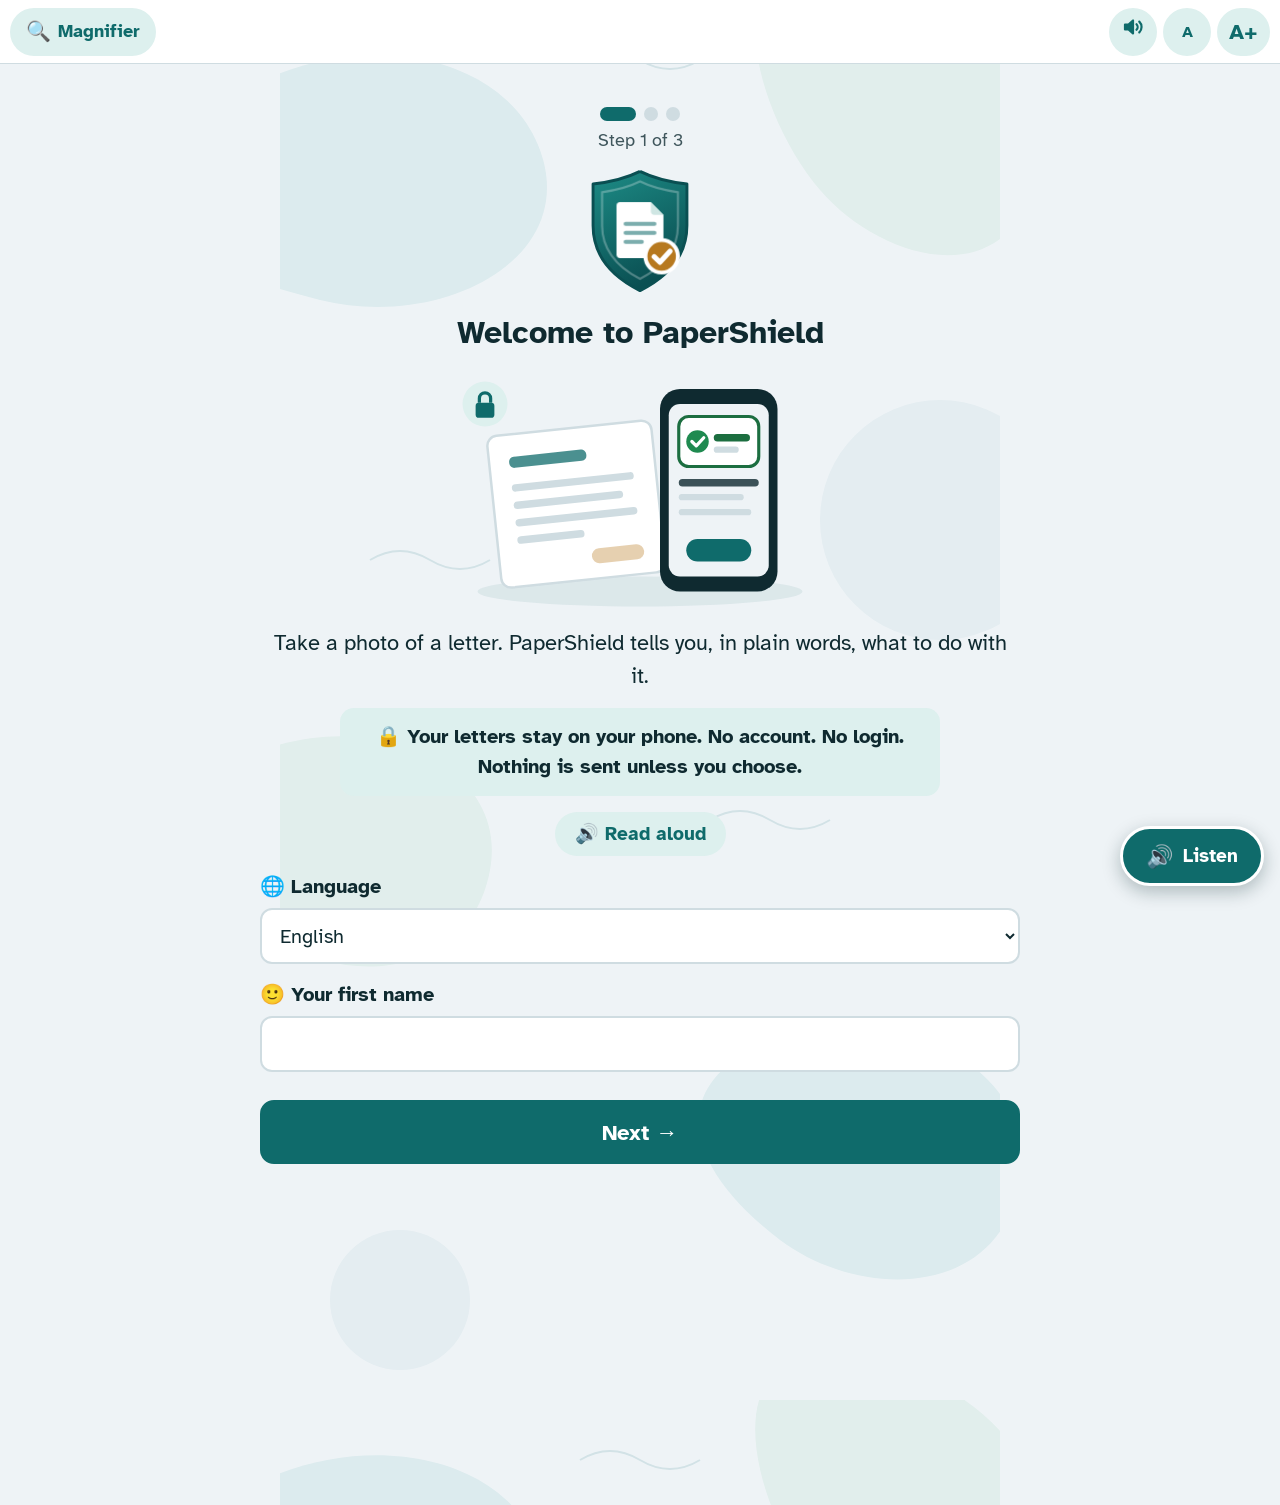
<file: index.html>
<!doctype html>
<html lang="en">
<head>
<meta charset="utf-8">
<meta name="viewport" content="width=device-width, initial-scale=1, viewport-fit=cover">
<!-- Security: only this site's own files may load or run. No trackers, no outside servers. -->
<meta http-equiv="Content-Security-Policy" content="default-src 'self'; script-src 'self' 'wasm-unsafe-eval'; worker-src 'self'; connect-src 'self'; img-src 'self' data: blob:; style-src 'self'; font-src 'self'; media-src 'self' blob:; object-src 'none'; base-uri 'none'; form-action 'none'">
<meta name="referrer" content="no-referrer">
<meta name="description" content="PaperShield reads a letter on your phone and tells you what to do with it.">
<meta name="theme-color" content="#0F6B6B">
<link rel="manifest" href="manifest.webmanifest">
<link rel="icon" href="assets/icon.svg" type="image/svg+xml">
<link rel="apple-touch-icon" href="assets/apple-touch-icon.png">
<link rel="stylesheet" href="css/app.css">
<title>PaperShield</title>
</head>
<body data-profile="standard" data-theme="system">
<a class="sr" href="#main">Skip to content</a>
<main id="main" aria-live="off"></main>
<div id="live" class="sr" role="status" aria-live="polite"></div>
<div id="toast" role="status" hidden></div>
<div id="print" aria-hidden="true"></div>
<noscript><p>PaperShield needs JavaScript to work.</p></noscript>
<script src="vendor/tesseract/tesseract.min.js"></script>
<script src="vendor/pdfjs/pdf.min.js"></script>
<script src="vendor/jsqr/jsQR.js"></script>
<script src="js/i18n.js"></script>
<script src="js/i18n-extra.js"></script>
<script src="js/store.js"></script>
<script src="js/rules.js"></script>
<script src="js/explain.js"></script>
<script src="js/demo.js"></script>
<script src="js/core.js"></script>
<script src="js/engine.js"></script>
<script src="js/ui.js"></script>
<script src="js/app.js"></script>
</body>
</html>
</file>
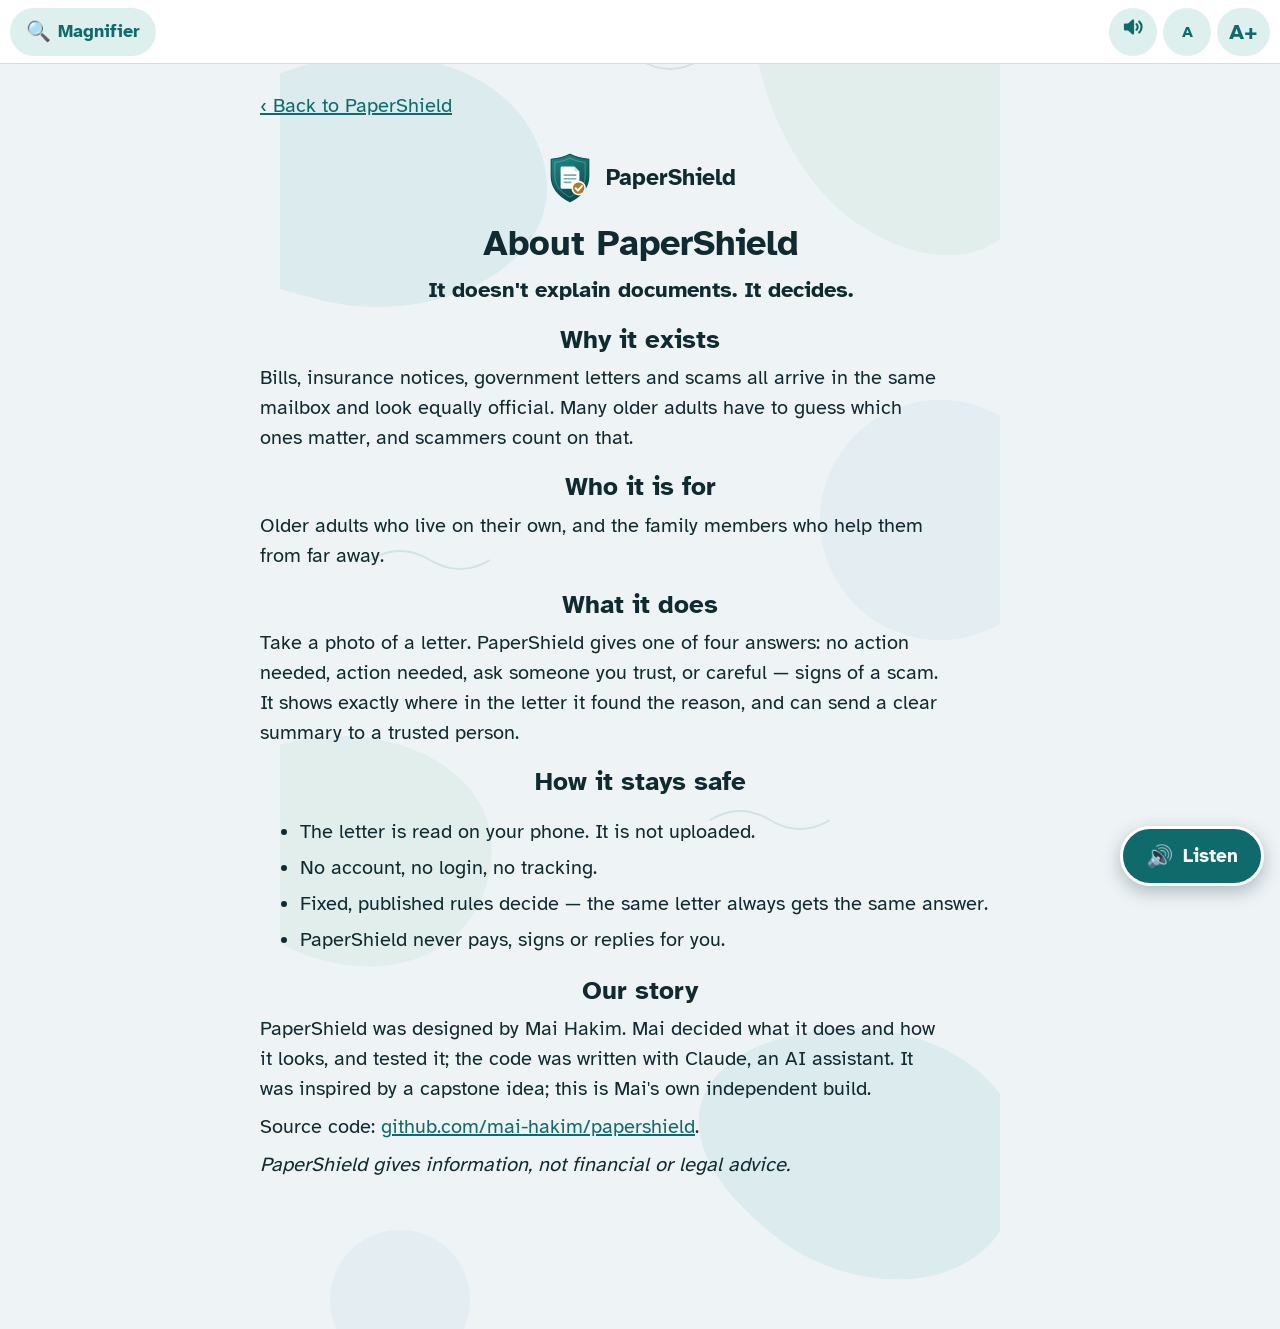
<file: about.html>
<!doctype html><html lang="en"><head><meta charset="utf-8"><meta name="viewport" content="width=device-width, initial-scale=1, viewport-fit=cover"><meta http-equiv="Content-Security-Policy" content="default-src 'self'; script-src 'self'; img-src 'self' data:; style-src 'self'; font-src 'self'; object-src 'none'; base-uri 'none'; form-action 'none'"><meta name="referrer" content="no-referrer"><meta name="theme-color" content="#0F6B6B"><link rel="stylesheet" href="css/app.css"><link rel="icon" href="assets/icon.svg"><title>PaperShield — About</title></head><body><main class="doc" id="main">
<a class="back-link" href="index.html">‹ Back to PaperShield</a>
<div class="brand"><span data-logo="2.6rem"></span><span>PaperShield</span></div>

<h1>About PaperShield</h1>
<p class="lead"><strong>It doesn't explain documents. It decides.</strong></p>
<h2>Why it exists</h2>
<p>Bills, insurance notices, government letters and scams all arrive in the same mailbox and look equally official. Many older adults have to guess which ones matter, and scammers count on that.</p>
<h2>Who it is for</h2>
<p>Older adults who live on their own, and the family members who help them from far away.</p>
<h2>What it does</h2>
<p>Take a photo of a letter. PaperShield gives one of four answers: no action needed, action needed, ask someone you trust, or careful — signs of a scam. It shows exactly where in the letter it found the reason, and can send a clear summary to a trusted person.</p>
<h2>How it stays safe</h2>
<ul><li>The letter is read on your phone. It is not uploaded.</li><li>No account, no login, no tracking.</li><li>Fixed, published rules decide — the same letter always gets the same answer.</li><li>PaperShield never pays, signs or replies for you.</li></ul>
<h2>Our story</h2>
<p>PaperShield was designed by Mai Hakim. Mai decided what it does and how it looks, and tested it; the code was written with Claude, an AI assistant. It was inspired by a capstone idea; this is Mai's own independent build.</p>
<p>Source code: <a href="https://github.com/mai-hakim/papershield" rel="noopener noreferrer">github.com/mai-hakim/papershield</a>.</p>
<p><em>PaperShield gives information, not financial or legal advice.</em></p>
</main>
<div id="live" class="sr" role="status" aria-live="polite"></div><div id="toast" role="status" hidden></div>
<script src="js/i18n.js"></script><script src="js/i18n-extra.js"></script><script src="js/core.js"></script><script src="js/ui.js"></script><script src="js/static.js"></script>
</body></html>
</file>
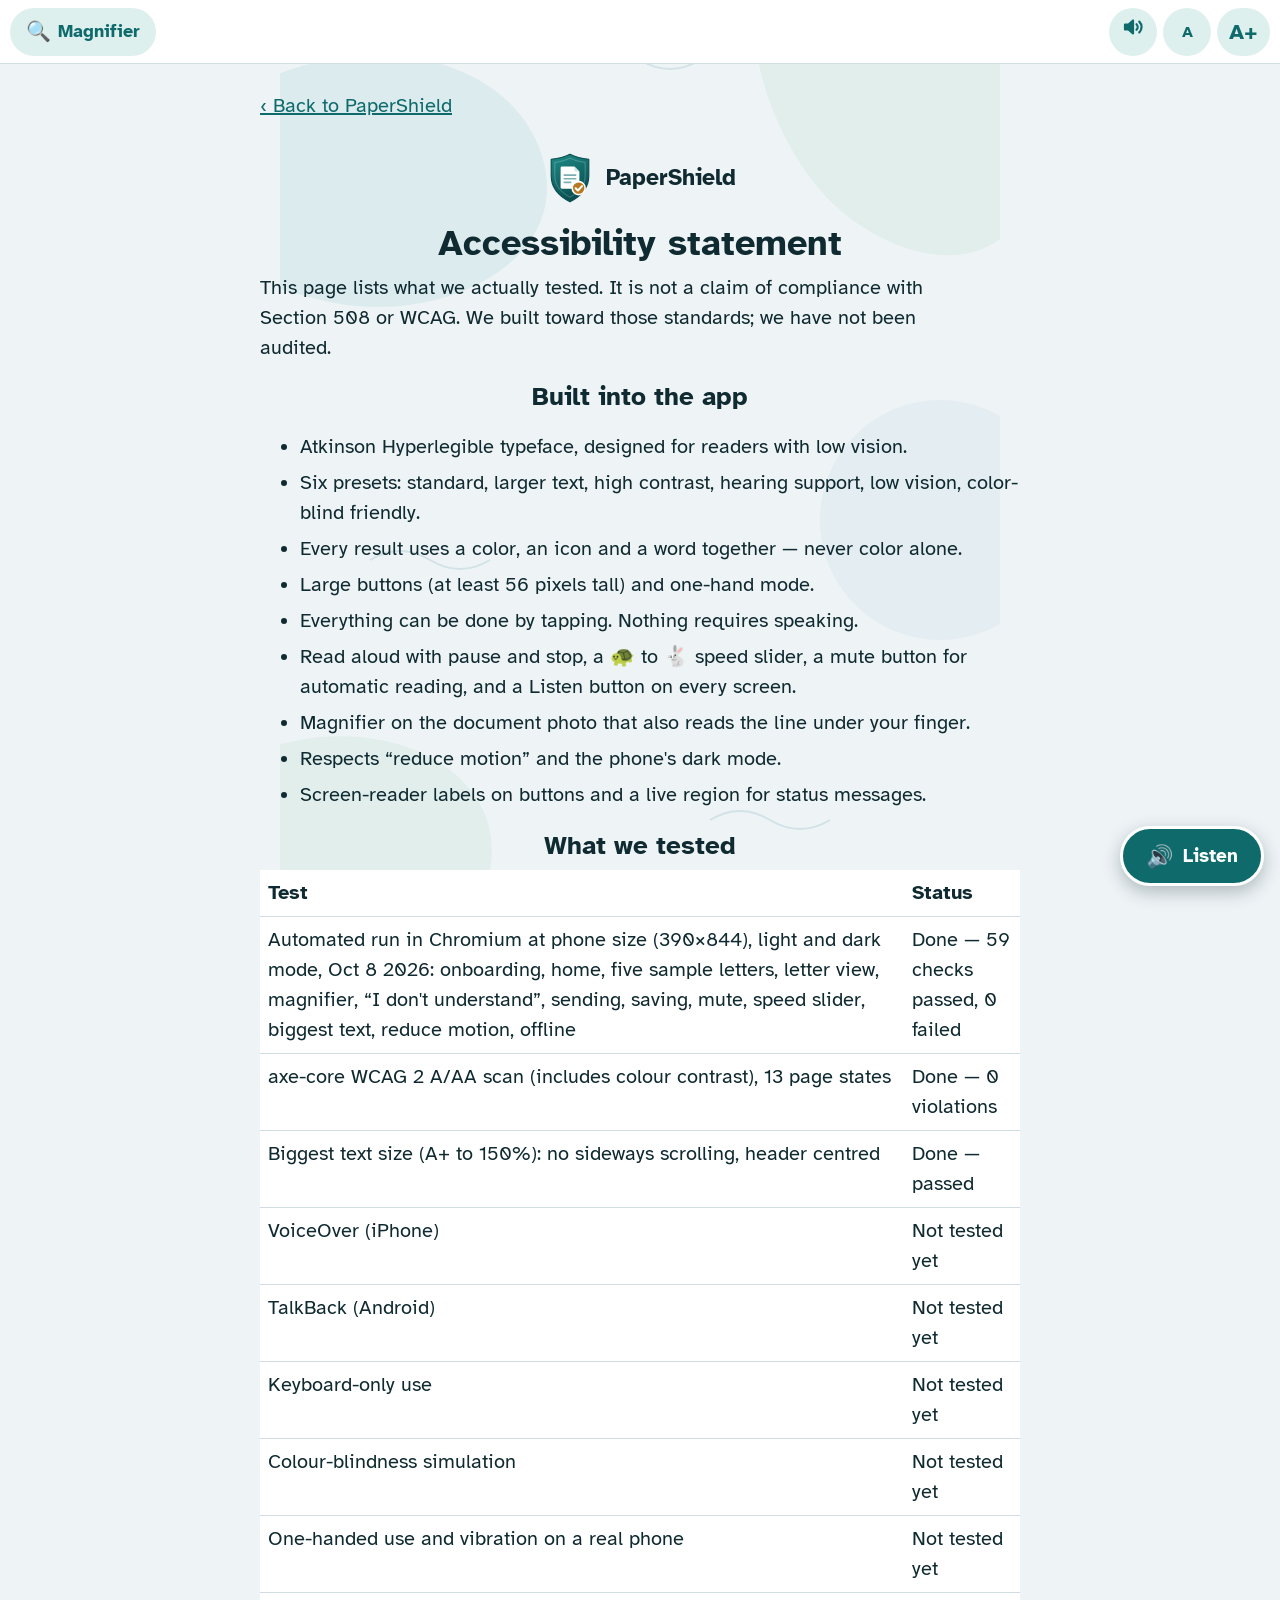
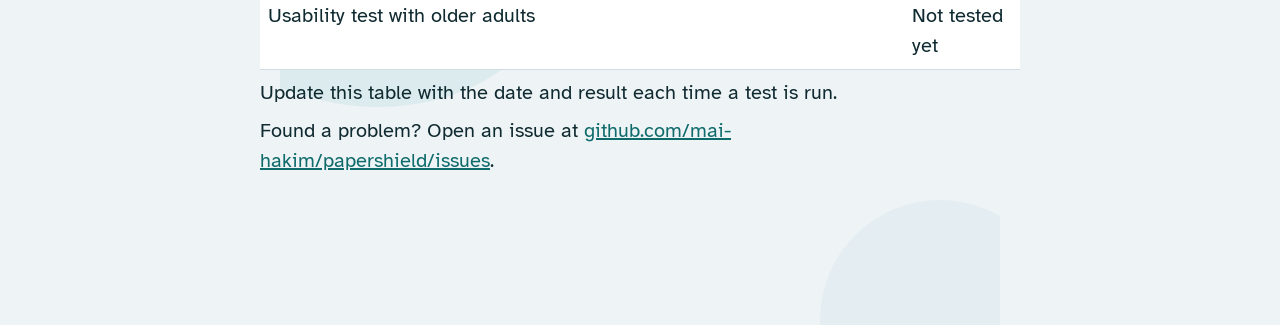
<file: accessibility.html>
<!doctype html><html lang="en"><head><meta charset="utf-8"><meta name="viewport" content="width=device-width, initial-scale=1, viewport-fit=cover"><meta http-equiv="Content-Security-Policy" content="default-src 'self'; script-src 'self'; img-src 'self' data:; style-src 'self'; font-src 'self'; object-src 'none'; base-uri 'none'; form-action 'none'"><meta name="referrer" content="no-referrer"><meta name="theme-color" content="#0F6B6B"><link rel="stylesheet" href="css/app.css"><link rel="icon" href="assets/icon.svg"><title>PaperShield — Accessibility</title></head><body><main class="doc" id="main">
<a class="back-link" href="index.html">‹ Back to PaperShield</a>
<div class="brand"><span data-logo="2.6rem"></span><span>PaperShield</span></div>

<h1>Accessibility statement</h1>
<p>This page lists what we actually tested. It is not a claim of compliance with Section 508 or WCAG. We built toward those standards; we have not been audited.</p>
<h2>Built into the app</h2>
<ul><li>Atkinson Hyperlegible typeface, designed for readers with low vision.</li><li>Six presets: standard, larger text, high contrast, hearing support, low vision, color-blind friendly.</li><li>Every result uses a color, an icon and a word together — never color alone.</li><li>Large buttons (at least 56 pixels tall) and one-hand mode.</li><li>Everything can be done by tapping. Nothing requires speaking.</li><li>Read aloud with pause and stop, a 🐢 to 🐇 speed slider, a mute button for automatic reading, and a Listen button on every screen.</li><li>Magnifier on the document photo that also reads the line under your finger.</li><li>Respects “reduce motion” and the phone's dark mode.</li><li>Screen-reader labels on buttons and a live region for status messages.</li></ul>
<h2>What we tested</h2>
<table><tr><th>Test</th><th>Status</th></tr>
<tr><td>Automated run in Chromium at phone size (390×844), light and dark mode, Oct 8 2026: onboarding, home, five sample letters, letter view, magnifier, “I don't understand”, sending, saving, mute, speed slider, biggest text, reduce motion, offline</td><td>Done — 59 checks passed, 0 failed</td></tr>
<tr><td>axe-core WCAG 2 A/AA scan (includes colour contrast), 13 page states</td><td>Done — 0 violations</td></tr>
<tr><td>Biggest text size (A+ to 150%): no sideways scrolling, header centred</td><td>Done — passed</td></tr>
<tr><td>VoiceOver (iPhone)</td><td>Not tested yet</td></tr>
<tr><td>TalkBack (Android)</td><td>Not tested yet</td></tr>
<tr><td>Keyboard-only use</td><td>Not tested yet</td></tr>
<tr><td>Colour-blindness simulation</td><td>Not tested yet</td></tr>
<tr><td>One-handed use and vibration on a real phone</td><td>Not tested yet</td></tr>
<tr><td>Usability test with older adults</td><td>Not tested yet</td></tr></table>
<p>Update this table with the date and result each time a test is run.</p>
<p>Found a problem? Open an issue at <a href="https://github.com/mai-hakim/papershield/issues" rel="noopener noreferrer">github.com/mai-hakim/papershield/issues</a>.</p>
</main>
<div id="live" class="sr" role="status" aria-live="polite"></div><div id="toast" role="status" hidden></div>
<script src="js/i18n.js"></script><script src="js/i18n-extra.js"></script><script src="js/core.js"></script><script src="js/ui.js"></script><script src="js/static.js"></script>
</body></html>
</file>
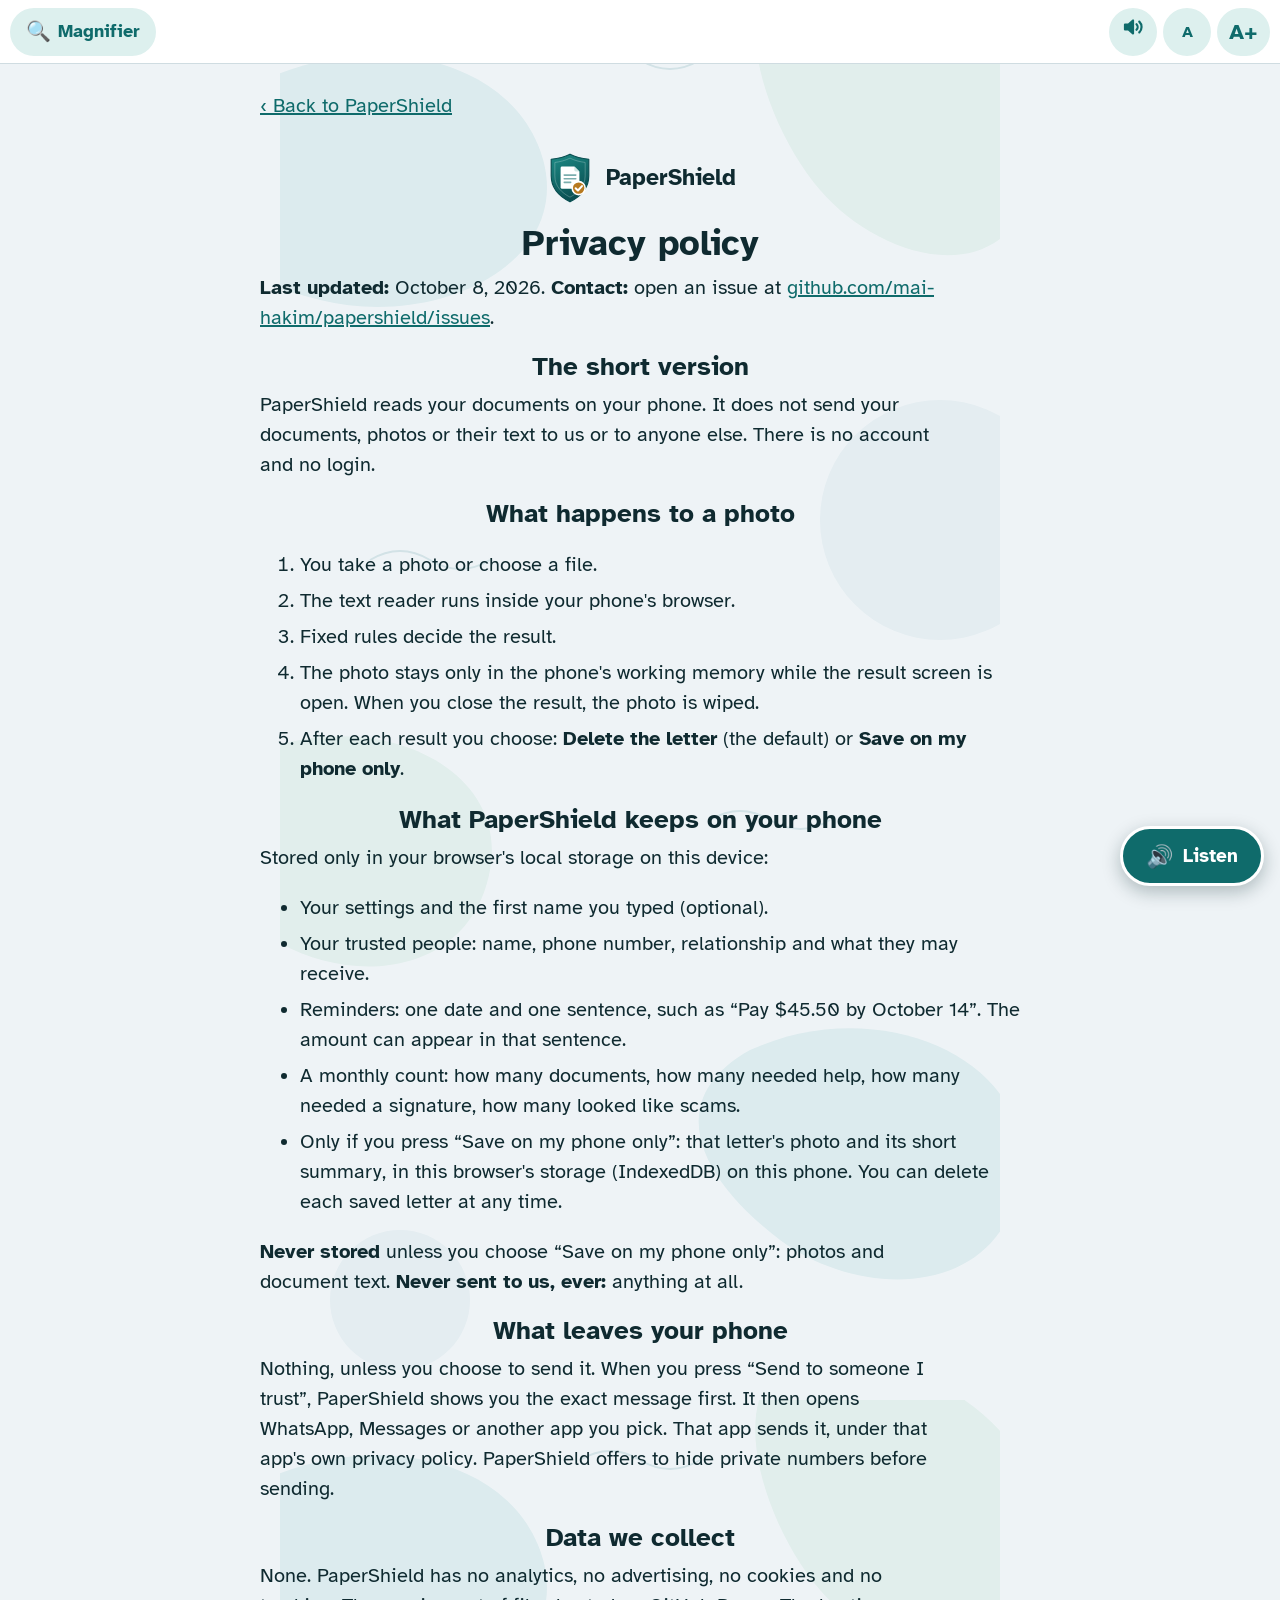
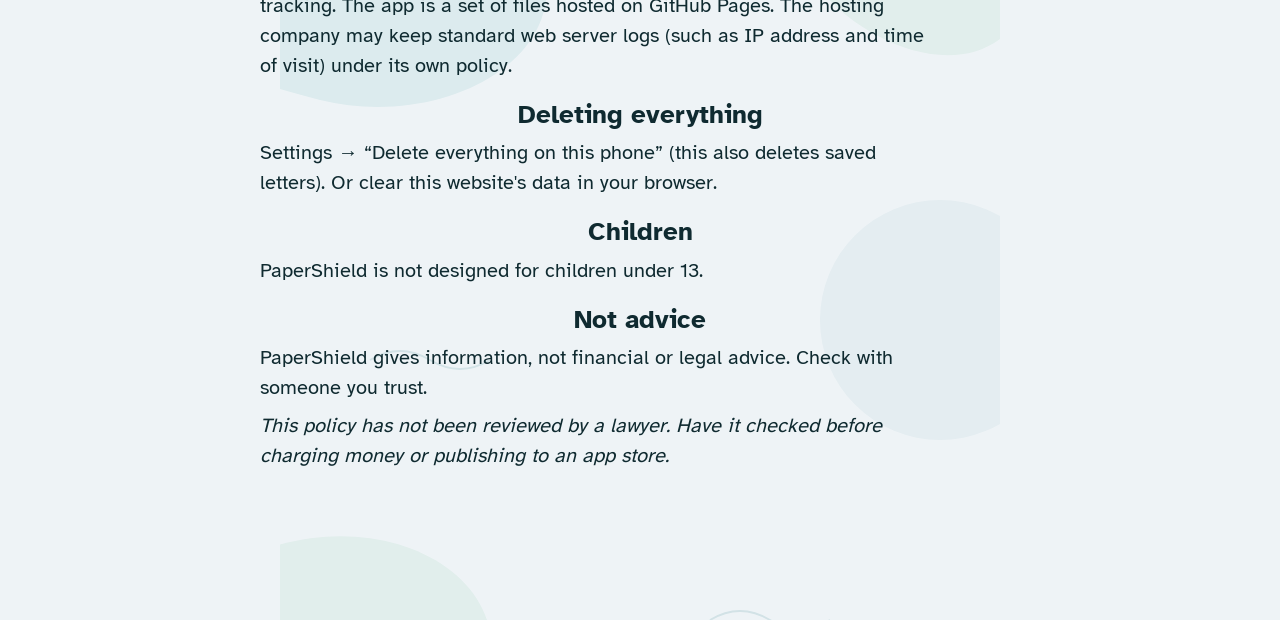
<file: privacy.html>
<!doctype html><html lang="en"><head><meta charset="utf-8"><meta name="viewport" content="width=device-width, initial-scale=1, viewport-fit=cover"><meta http-equiv="Content-Security-Policy" content="default-src 'self'; script-src 'self'; img-src 'self' data:; style-src 'self'; font-src 'self'; object-src 'none'; base-uri 'none'; form-action 'none'"><meta name="referrer" content="no-referrer"><meta name="theme-color" content="#0F6B6B"><link rel="stylesheet" href="css/app.css"><link rel="icon" href="assets/icon.svg"><title>PaperShield — Privacy policy</title></head><body><main class="doc" id="main">
<a class="back-link" href="index.html">‹ Back to PaperShield</a>
<div class="brand"><span data-logo="2.6rem"></span><span>PaperShield</span></div>

<h1>Privacy policy</h1>
<p><strong>Last updated:</strong> October 8, 2026. <strong>Contact:</strong> open an issue at <a href="https://github.com/mai-hakim/papershield/issues" rel="noopener noreferrer">github.com/mai-hakim/papershield/issues</a>.</p>
<h2>The short version</h2>
<p>PaperShield reads your documents on your phone. It does not send your documents, photos or their text to us or to anyone else. There is no account and no login.</p>
<h2>What happens to a photo</h2>
<ol><li>You take a photo or choose a file.</li><li>The text reader runs inside your phone's browser.</li><li>Fixed rules decide the result.</li><li>The photo stays only in the phone's working memory while the result screen is open. When you close the result, the photo is wiped.</li><li>After each result you choose: <strong>Delete the letter</strong> (the default) or <strong>Save on my phone only</strong>.</li></ol>
<h2>What PaperShield keeps on your phone</h2>
<p>Stored only in your browser's local storage on this device:</p>
<ul><li>Your settings and the first name you typed (optional).</li><li>Your trusted people: name, phone number, relationship and what they may receive.</li><li>Reminders: one date and one sentence, such as “Pay $45.50 by October 14”. The amount can appear in that sentence.</li><li>A monthly count: how many documents, how many needed help, how many needed a signature, how many looked like scams.</li><li>Only if you press “Save on my phone only”: that letter's photo and its short summary, in this browser's storage (IndexedDB) on this phone. You can delete each saved letter at any time.</li></ul>
<p><strong>Never stored</strong> unless you choose “Save on my phone only”: photos and document text. <strong>Never sent to us, ever:</strong> anything at all.</p>
<h2>What leaves your phone</h2>
<p>Nothing, unless you choose to send it. When you press “Send to someone I trust”, PaperShield shows you the exact message first. It then opens WhatsApp, Messages or another app you pick. That app sends it, under that app's own privacy policy. PaperShield offers to hide private numbers before sending.</p>
<h2>Data we collect</h2>
<p>None. PaperShield has no analytics, no advertising, no cookies and no tracking. The app is a set of files hosted on GitHub Pages. The hosting company may keep standard web server logs (such as IP address and time of visit) under its own policy.</p>
<h2>Deleting everything</h2>
<p>Settings → “Delete everything on this phone” (this also deletes saved letters). Or clear this website's data in your browser.</p>
<h2>Children</h2><p>PaperShield is not designed for children under 13.</p>
<h2>Not advice</h2><p>PaperShield gives information, not financial or legal advice. Check with someone you trust.</p>
<p><em>This policy has not been reviewed by a lawyer. Have it checked before charging money or publishing to an app store.</em></p>
</main>
<div id="live" class="sr" role="status" aria-live="polite"></div><div id="toast" role="status" hidden></div>
<script src="js/i18n.js"></script><script src="js/i18n-extra.js"></script><script src="js/core.js"></script><script src="js/ui.js"></script><script src="js/static.js"></script>
</body></html>
</file>
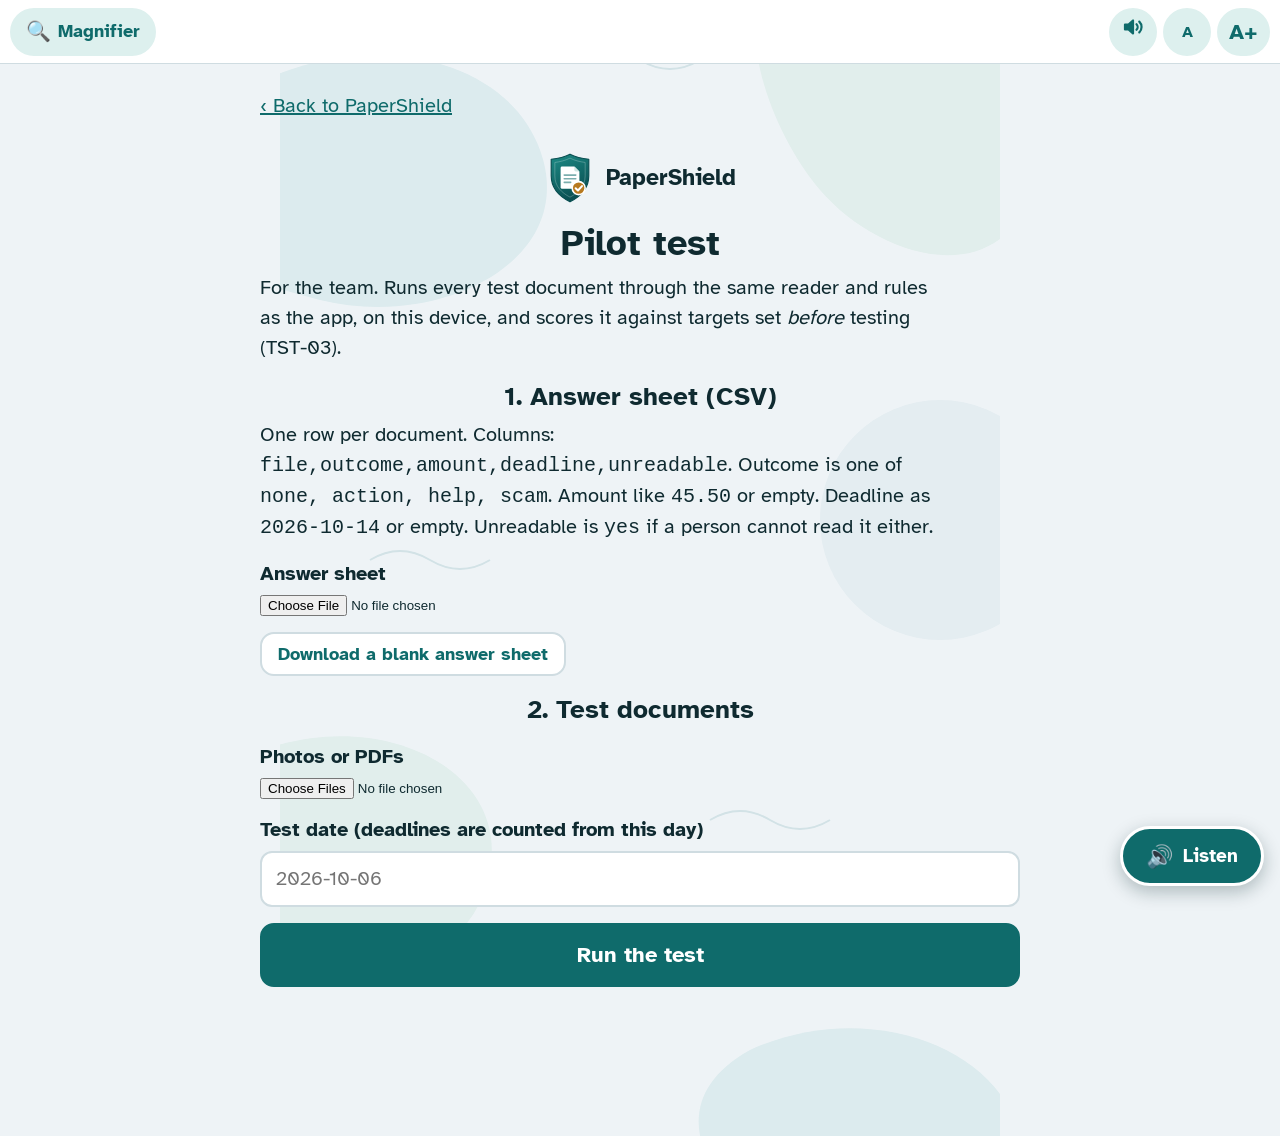
<file: test.html>
<!doctype html><html lang="en"><head><meta charset="utf-8"><meta name="viewport" content="width=device-width, initial-scale=1">
<meta http-equiv="Content-Security-Policy" content="default-src 'self'; script-src 'self' 'wasm-unsafe-eval'; worker-src 'self'; connect-src 'self'; img-src 'self' data: blob:; style-src 'self'; font-src 'self'; object-src 'none'; base-uri 'none'; form-action 'none'">
<meta name="theme-color" content="#0F6B6B"><link rel="stylesheet" href="css/app.css"><title>PaperShield — Pilot test</title></head>
<body><main class="doc" id="main">
<a class="back-link" href="index.html">‹ Back to PaperShield</a>
<div class="brand"><span data-logo="2.6rem"></span><span>PaperShield</span></div>

<h1>Pilot test</h1>
<p>For the team. Runs every test document through the same reader and rules as the app, on this device, and scores it against targets set <em>before</em> testing (TST-03).</p>
<h2>1. Answer sheet (CSV)</h2>
<p>One row per document. Columns: <code>file,outcome,amount,deadline,unreadable</code>. Outcome is one of <code>none, action, help, scam</code>. Amount like <code>45.50</code> or empty. Deadline as <code>2026-10-14</code> or empty. Unreadable is <code>yes</code> if a person cannot read it either.</p>
<label class="field">Answer sheet <input type="file" id="csv" accept=".csv,text/csv"></label>
<button class="btn small" id="template">Download a blank answer sheet</button>
<h2>2. Test documents</h2>
<label class="field">Photos or PDFs <input type="file" id="docs" accept="image/*,application/pdf" multiple></label>
<label class="field">Test date (deadlines are counted from this day) <input type="text" id="today" placeholder="2026-10-06"></label>
<button class="btn primary big" id="run">Run the test</button>
<p id="status" role="status"></p>
<section id="out"></section>
</main>
<div id="live" class="sr" role="status" aria-live="polite"></div><div id="toast" role="status" hidden></div>
<script src="vendor/tesseract/tesseract.min.js"></script><script src="vendor/pdfjs/pdf.min.js"></script><script src="vendor/jsqr/jsQR.js"></script>
<script src="js/i18n.js"></script><script src="js/i18n-extra.js"></script><script src="js/ui.js"></script><script src="js/rules.js"></script><script src="js/explain.js"></script><script src="js/core.js"></script><script src="js/engine.js"></script><script src="js/tests.js"></script><script src="js/static.js"></script>
</body></html>
</file>
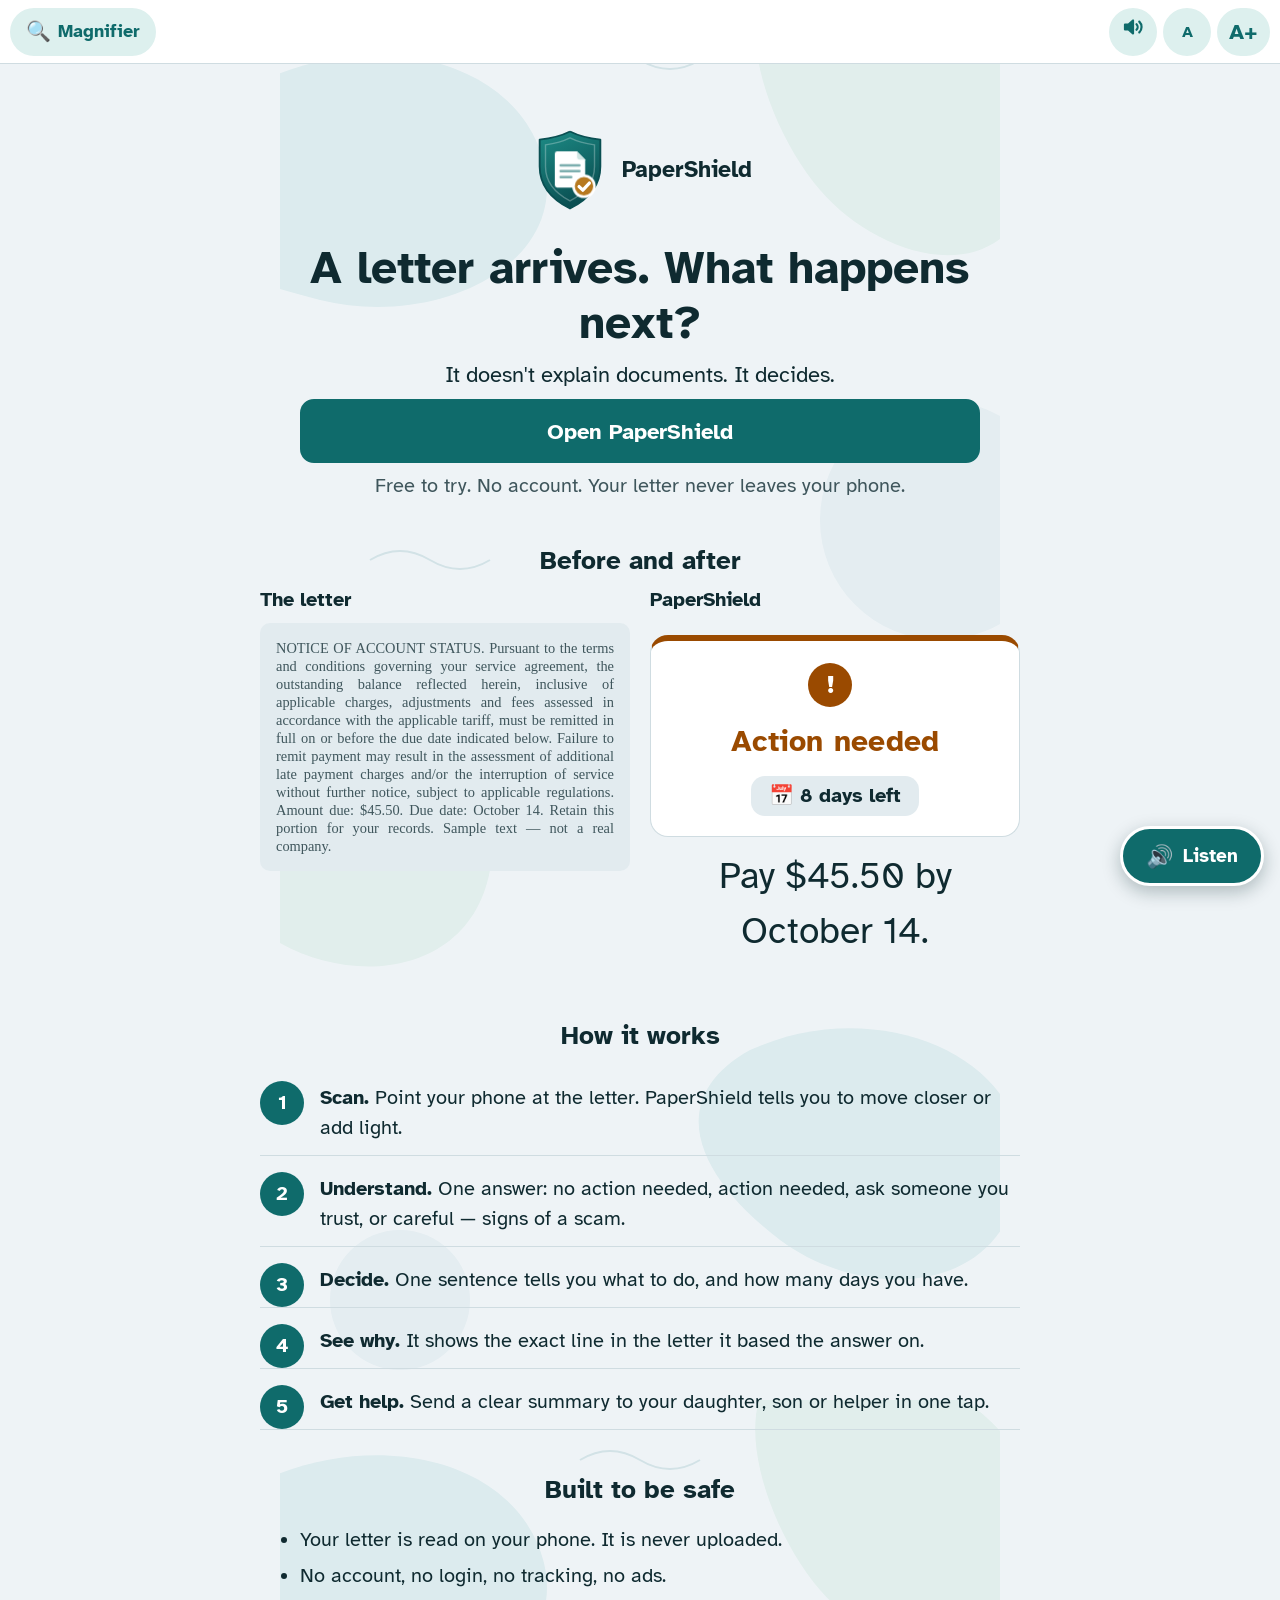
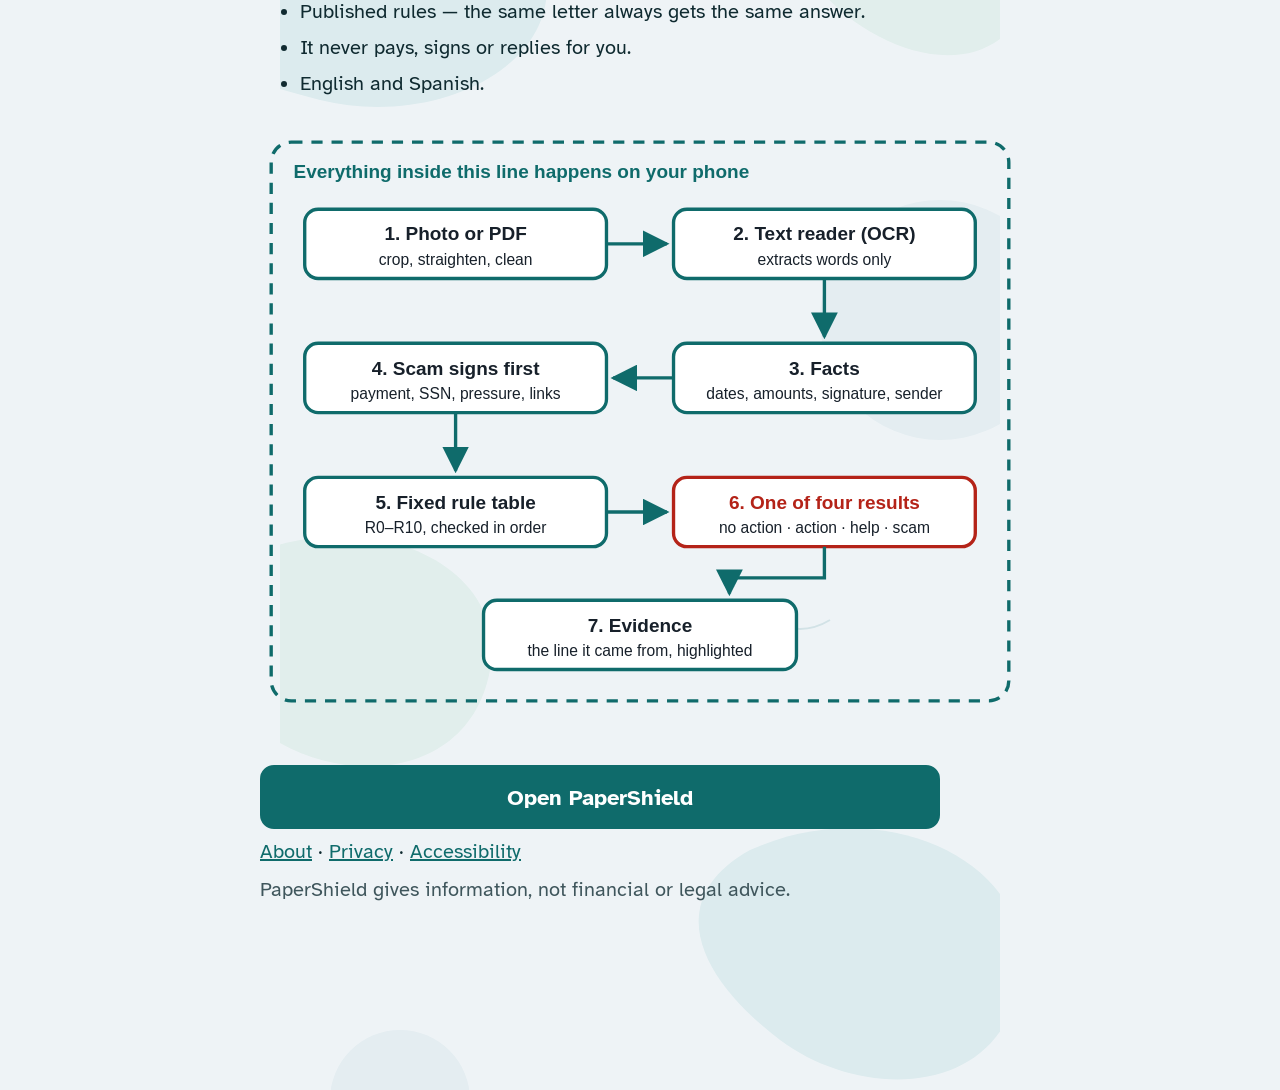
<file: welcome.html>
<!doctype html><html lang="en"><head><meta charset="utf-8"><meta name="viewport" content="width=device-width, initial-scale=1, viewport-fit=cover">
<meta http-equiv="Content-Security-Policy" content="default-src 'self'; script-src 'self'; img-src 'self' data:; style-src 'self'; font-src 'self'; object-src 'none'; base-uri 'none'; form-action 'none'">
<meta name="description" content="PaperShield: photograph a letter, get one clear answer. It doesn't explain documents. It decides.">
<meta name="theme-color" content="#0F6B6B"><link rel="stylesheet" href="css/app.css"><link rel="icon" href="assets/icon.svg"><title>PaperShield — A letter arrives. What happens next?</title></head>
<body><main class="doc land" id="main">
<section class="hero">
  <div class="brand"><span data-logo="4.2rem" data-animate></span><span>PaperShield</span></div>
  <h1>A letter arrives. What happens next?</h1>
  <p class="lead">It doesn't explain documents. It decides.</p>
  <p><a class="btn primary big" href="index.html">Open PaperShield</a></p>
  <p class="muted">Free to try. No account. Your letter never leaves your phone.</p>
</section>
<section aria-labelledby="ba-h">
  <h2 id="ba-h">Before and after</h2>
  <div class="ba">
    <figure><figcaption>The letter</figcaption>
      <p class="dense">NOTICE OF ACCOUNT STATUS. Pursuant to the terms and conditions governing your service agreement, the outstanding balance reflected herein, inclusive of applicable charges, adjustments and fees assessed in accordance with the applicable tariff, must be remitted in full on or before the due date indicated below. Failure to remit payment may result in the assessment of additional late payment charges and/or the interruption of service without further notice, subject to applicable regulations. Amount due: $45.50. Due date: October 14. Retain this portion for your records. Sample text — not a real company.</p></figure>
    <figure><figcaption>PaperShield</figcaption>
      <div class="outcome o-action"><span class="o-icon" aria-hidden="true">!</span><span class="o-word">Action needed</span><span class="o-band">📅 8 days left</span></div>
      <p class="headline">Pay $45.50 by October 14.</p></figure>
  </div>
</section>
<section aria-labelledby="how-h">
  <h2 id="how-h">How it works</h2>
  <ol class="story">
    <li><strong>Scan.</strong> Point your phone at the letter. PaperShield tells you to move closer or add light.</li>
    <li><strong>Understand.</strong> One answer: no action needed, action needed, ask someone you trust, or careful — signs of a scam.</li>
    <li><strong>Decide.</strong> One sentence tells you what to do, and how many days you have.</li>
    <li><strong>See why.</strong> It shows the exact line in the letter it based the answer on.</li>
    <li><strong>Get help.</strong> Send a clear summary to your daughter, son or helper in one tap.</li>
  </ol>
</section>
<section aria-labelledby="safe-h">
  <h2 id="safe-h">Built to be safe</h2>
  <ul><li>Your letter is read on your phone. It is never uploaded.</li><li>No account, no login, no tracking, no ads.</li><li>Published rules — the same letter always gets the same answer.</li><li>It never pays, signs or replies for you.</li><li>English and Spanish.</li></ul>
  <img class="diagram" src="assets/architecture.svg" alt="Photo, then text reader, then facts, then scam check, then fixed rules, then one result, then evidence — all on the phone.">
</section>
<section><p><a class="btn primary big" href="index.html">Open PaperShield</a></p>
  <p><a href="about.html">About</a> · <a href="privacy.html">Privacy</a> · <a href="accessibility.html">Accessibility</a></p>
  <p class="muted">PaperShield gives information, not financial or legal advice.</p></section>
</main>
<div id="live" class="sr" role="status" aria-live="polite"></div><div id="toast" role="status" hidden></div>
<script src="js/i18n.js"></script><script src="js/i18n-extra.js"></script><script src="js/core.js"></script><script src="js/ui.js"></script><script src="js/static.js"></script>
</body></html>
</file>
<file: css/app.css>
/* PaperShield — one typeface (Atkinson Hyperlegible, made for low vision), postal navy, outcome shown as a stamp. */
@font-face { font-family: 'Atkinson'; src: url('../vendor/fonts/atkinson-hyperlegible-latin-400-normal.woff2') format('woff2'); font-weight: 400; font-display: swap; }
@font-face { font-family: 'Atkinson'; src: url('../vendor/fonts/atkinson-hyperlegible-latin-700-normal.woff2') format('woff2'); font-weight: 700; font-display: swap; }

:root {
  --paper: #EEF3F6; --card: #FFFFFF; --ink: #0F2A30; --muted: #3F565C; --line: #CFDCE1; --panel: #E2EBEF;
  --brand: #0F6B6B; --brand-ink: #FFFFFF; --brand-soft: #DDF0EE; --focus: #1A5FD0; --brand-hi: #1D8C86; --brand-deep: #0A4F52; --accent: #B7791F;
  --o-none: #1C6E40; --o-action: #9A4A00; --o-help: #6A3FA0; --o-scam: #B42318; --o-cantRead: #3F565C; --o-notSure: #6A3FA0;
  --lamp-off: #2E3E44; --housing: #1B2A2F;
  --base: 20px; --scale: 1; --radius-btn: 14px; --radius-card: 18px; --tap: 56px; --bright: 1; --tools-h: 3.6rem;
  --bg-art: url('../assets/bg.svg');
  color-scheme: light dark;
}
@media (prefers-color-scheme: dark) {
  body[data-theme="system"] { --paper: #0C1A1E; --card: #142629; --ink: #E6F0F2; --muted: #A9BEC4; --line: #2B4248; --panel: #1B3035; --brand: #5CC4BE; --brand-ink: #062023; --brand-soft: #173A3B;
    --o-none: #6FD69C; --o-action: #F2A85A; --o-help: #C9A8FF; --o-scam: #FF8A7F; --o-cantRead: #A9BEC4; --o-notSure: #C9A8FF; --lamp-off: #23353A; --housing: #07141A; --bg-art: url('../assets/bg-dark.svg'); }
}
body[data-theme="dark"] { --paper: #0C1A1E; --card: #142629; --ink: #E6F0F2; --muted: #A9BEC4; --line: #2B4248; --panel: #1B3035; --brand: #5CC4BE; --brand-ink: #062023; --brand-soft: #173A3B;
  --o-none: #6FD69C; --o-action: #F2A85A; --o-help: #C9A8FF; --o-scam: #FF8A7F; --o-cantRead: #A9BEC4; --o-notSure: #C9A8FF; --lamp-off: #23353A; --housing: #07141A; --bg-art: url('../assets/bg-dark.svg'); }
body[data-theme="light"] { color-scheme: light; }

/* ACC-02 profiles */
body[data-profile="large"] { --base: 24px; --tap: 64px; }
body[data-profile="lowvision"] { --base: 28px; --tap: 72px; --muted: var(--ink); --line: var(--ink); }
body[data-profile="contrast"] { --paper: #ffffff; --ink: #000000; --muted: #000000; --line: #000000; --panel: #ffffff; --brand: #000000; --brand-ink: #ffffff;
  --o-none: #005a1f; --o-action: #6b3c00; --o-help: #3d1f7a; --o-scam: #9a0000; }
body[data-profile="colorblind"] { --o-none: #0b5cad; --o-action: #b35a00; --o-help: #6a3d9a; --o-scam: #000000; }
body[data-profile="hearing"] { --base: 21px; }
/* Filters go on <html>, not <body>: a filter on <body> pushes fixed bars (camera, tools) off the screen. */
html.invert { filter: invert(1) hue-rotate(180deg) brightness(var(--bright)); }
html.dim:not(.invert) { filter: brightness(var(--bright)); }

* { box-sizing: border-box; }
html { font-size: calc(var(--base) * var(--scale)); -webkit-text-size-adjust: 100%; height: 100%; scroll-padding-top: env(safe-area-inset-top, 0px); }
@supports (font: -apple-system-body) { html { font: -apple-system-body; font-size: max(calc(var(--base) * var(--scale)), 1em); } } /* ACC-15 dynamic type on iOS */
:root { padding-top: env(safe-area-inset-top, 0px); padding-bottom: env(safe-area-inset-bottom, 0px); }
body { margin: 0; background: var(--paper) var(--bg-art) center top / 720px auto repeat-y; color: var(--ink); font-family: 'Atkinson', 'Atkinson Hyperlegible', Verdana, Tahoma, sans-serif; line-height: 1.5; min-height: 100%; }
main { max-width: 40rem; margin: 0 auto; padding: 0.75rem 1rem 9rem; }
body:not(.one-hand) main { padding-bottom: 2rem; }
h1, h2, h3, h4 { line-height: 1.2; margin: 0.9rem 0 0.4rem; }
h1 { font-size: 1.6rem; } h2 { font-size: 1.3rem; } h3 { font-size: 1.1rem; } h4 { font-size: 1rem; }
p { margin: 0.4rem 0; max-width: 34em; }
a { color: var(--brand); }
.sr { position: absolute; width: 1px; height: 1px; overflow: hidden; clip: rect(0 0 0 0); white-space: nowrap; }
:focus-visible { outline: 4px solid var(--focus); outline-offset: 3px; border-radius: 6px; }
[tabindex="-1"]:focus { outline: none; }
.muted { color: var(--muted); }
.lead { font-size: 1.1rem; }

/* buttons */
.btn { display: inline-flex; align-items: center; justify-content: center; gap: 0.4rem; min-height: var(--tap); padding: 0.5rem 1.1rem; font: inherit; font-weight: 700;
  color: var(--ink); background: var(--paper); border: 2px solid var(--ink); border-radius: var(--radius-btn); cursor: pointer; text-decoration: none; text-align: center; }
.btn.primary { background: var(--brand); color: var(--brand-ink); border-color: var(--brand); }
.btn.ghost { border-color: var(--line); }
.btn.small { min-height: 44px; padding: 0.3rem 0.8rem; font-size: 0.9rem; }
.btn.big { width: 100%; min-height: calc(var(--tap) + 8px); font-size: 1.1rem; }
.btn.danger { border-color: var(--o-scam); color: var(--o-scam); }
.btn[aria-pressed="true"] { background: var(--panel); outline: 3px solid var(--brand); }
.btn:disabled { opacity: 0.45; }
.link { background: none; border: 0; color: var(--brand); font: inherit; text-decoration: underline; padding: 0.6rem 0.3rem; min-height: 44px; cursor: pointer; }
.row { display: flex; gap: 0.6rem; align-items: center; } .row.wrap { flex-wrap: wrap; } .row > .btn { flex: 1 1 auto; }
.stack { display: flex; flex-direction: column; gap: 0.6rem; margin: 0.8rem 0; list-style: none; padding: 0; }
.grid2 { display: grid; grid-template-columns: 1fr 1fr; gap: 0.6rem; }
.chips { display: flex; flex-wrap: wrap; gap: 0.5rem; }
.chip { font: inherit; font-size: 0.95rem; min-height: 48px; padding: 0.3rem 0.9rem; border: 2px solid var(--line); border-radius: 999px; background: var(--panel); color: var(--ink); cursor: pointer; }
.chip.ev { border-color: var(--brand); }

/* header */
.bar { display: flex; align-items: center; gap: 0.6rem; border-bottom: 2px solid var(--line); padding-bottom: 0.4rem; position: sticky; top: env(safe-area-inset-top, 0px); background: var(--paper); z-index: 5; }
.bar-title { font-size: 1.15rem; margin: 0.4rem 0; flex: 1; }
.back { min-height: 48px; padding: 0.2rem 0.7rem; }
.home-head { display: flex; justify-content: space-between; align-items: center; }
.brand { display: flex; align-items: center; gap: 0.5rem; font-weight: 700; font-size: 1.1rem; }
.shield-mark { width: 4.5rem; height: 5.2rem; background: var(--brand); clip-path: path('M36 0 L72 12 V44 C72 68 52 82 36 90 C20 82 0 68 0 44 V12 Z'); }
.shield-mark.small { width: 1.6rem; height: 1.9rem; clip-path: polygon(50% 0, 100% 14%, 100% 50%, 50% 100%, 0 50%, 0 14%); }
.greet { font-size: 1.9rem; margin-top: 1.2rem; }

/* home */
.today { border-left: 6px solid var(--brand); padding: 0.2rem 0 0.2rem 0.9rem; margin: 0.6rem 0 1rem; }
.today-list { list-style: none; padding: 0; margin: 0; }
.today-item { display: grid; grid-template-columns: 2rem 1fr auto; gap: 0.6rem; align-items: center; padding: 0.6rem 0; border-bottom: 1px solid var(--line); }
.today-item p { margin: 0; }
.b-icon { font-size: 1.4rem; }
.encourage { font-weight: 700; color: var(--o-none); }
.panic { width: 100%; text-align: left; font: inherit; font-weight: 700; color: var(--o-scam); background: var(--paper); border: 2px dashed var(--o-scam); border-radius: var(--radius-btn); min-height: var(--tap); padding: 0.7rem 1rem; cursor: pointer; }
.small-h { font-size: 1rem; color: var(--muted); }
.links { display: flex; flex-wrap: wrap; gap: 0.2rem 0.8rem; margin: 1rem 0; }
.dock { margin-top: 1.2rem; }
body.one-hand .dock { position: fixed; left: 0; right: 0; bottom: 0; padding: 0.7rem 1rem calc(0.7rem + env(safe-area-inset-bottom, 0px)); background: var(--paper); border-top: 2px solid var(--line); z-index: 6; }
body.one-hand .dock > * { max-width: 40rem; margin-left: auto; margin-right: auto; }
.camera-btn { display: grid; grid-template-columns: auto 1fr; grid-template-rows: auto auto; column-gap: 1rem; align-items: center; width: 100%; min-height: 6.5rem; padding: 0.8rem 1.2rem;
  background: var(--brand); color: var(--brand-ink); border: 0; border-radius: 22px; font: inherit; text-align: left; cursor: pointer; }
.cam-lens { grid-row: 1 / span 2; width: 3.6rem; height: 3.6rem; border-radius: 50%; border: 6px solid var(--brand-ink); box-shadow: inset 0 0 0 6px var(--brand); background: var(--brand-ink); }
.cam-label { font-size: 1.45rem; font-weight: 700; } .cam-sub { font-size: 0.95rem; opacity: 0.9; }
.dock-row { display: flex; gap: 0.5rem; margin-top: 0.5rem; } .dock-row > * { flex: 1; font-size: 0.9rem; }
.file { position: relative; }

/* onboarding */
.onboard { padding-top: 1rem; } .onboard .shield-mark { margin: 1rem 0; }
.field { display: flex; flex-direction: column; gap: 0.3rem; margin: 0.8rem 0; font-weight: 700; }
input[type=text], input[type=tel], input[type=number], select { font: inherit; font-weight: 400; min-height: var(--tap); padding: 0.4rem 0.7rem; border: 2px solid var(--ink); border-radius: 10px; background: var(--paper); color: var(--ink); }
input[type=range] { width: 100%; min-height: 44px; }
.check, .radio { display: flex; align-items: center; gap: 0.6rem; min-height: 48px; }
.check input, .radio input { width: 1.6rem; height: 1.6rem; accent-color: var(--brand); }
fieldset { border: 2px solid var(--line); border-radius: 12px; margin: 0.8rem 0; }
.yesno { margin: 0.8rem 0; } .yesno .q { font-weight: 700; }

/* camera */
.cam-wrap { position: relative; background: #000; border-radius: 16px; overflow: hidden; margin-top: 0.6rem; }
.cam-video { width: 100%; display: block; max-height: 62vh; object-fit: cover; }
.frame { position: absolute; inset: 6%; border: 4px dashed rgba(255,255,255,0.85); border-radius: 12px; }
.cam-hint { position: absolute; left: 0; right: 0; bottom: 0; margin: 0; max-width: none; padding: 0.8rem; background: rgba(0,0,0,0.75); color: #fff; font-size: 1.2rem; font-weight: 700; text-align: center; }
.cam-controls { display: grid; grid-template-columns: 1fr auto 1fr; align-items: center; gap: 0.6rem; margin-top: 0.8rem; }
.shutter { width: 5rem; height: 5rem; border-radius: 50%; border: 6px solid var(--brand); background: var(--paper); cursor: pointer; }
.pagecount { font-weight: 700; }
.crop-wrap { overflow: auto; } .crop-canvas { touch-action: none; display: block; max-width: 100%; }
.thumbs { display: flex; gap: 0.5rem; overflow-x: auto; margin: 0.8rem 0; } .thumbs img { height: 9rem; border: 2px solid var(--line); border-radius: 8px; }
.sticky-actions { position: sticky; bottom: 0; background: var(--paper); padding: 0.6rem 0; }

/* progress */
.progress { text-align: left; padding-top: 2rem; }
.spinner { width: 3.5rem; height: 3.5rem; border-radius: 50%; border: 6px solid var(--line); border-top-color: var(--brand); animation: spin 1s linear infinite; }
@keyframes spin { to { transform: rotate(360deg); } }
.progress-steps { font-size: 1.1rem; } .progress-steps li.done { color: var(--o-none); font-weight: 700; }

/* RESULT — the stamp is the one bold element */
.sample-badge { display: inline-block; margin-top: 0.6rem; padding: 0.2rem 0.7rem; border: 2px dashed var(--muted); border-radius: 8px; font-weight: 700; color: var(--muted); }
.outcome { --c: var(--o-none); display: grid; grid-template-columns: auto 1fr; align-items: center; column-gap: 0.9rem; margin: 1rem 0.2rem 0.4rem;
  padding: 0.9rem 1.1rem; border: 5px double var(--c); border-radius: 10px; color: var(--c); transform: rotate(-1.2deg); animation: stamp 0.35s ease-out both; }
.o-icon { grid-row: 1 / span 2; display: grid; place-items: center; width: 3.4rem; height: 3.4rem; border-radius: 50%; background: var(--c); color: var(--paper); font-size: 1.9rem; font-weight: 700; }
.o-word { font-size: 1.55rem; font-weight: 700; letter-spacing: 0.01em; }
.o-band { font-weight: 700; color: var(--ink); }
.o-none { --c: var(--o-none); } .o-action { --c: var(--o-action); } .o-help { --c: var(--o-help); } .o-scam { --c: var(--o-scam); } .o-cantRead { --c: var(--o-cantRead); } .o-notSure { --c: var(--o-notSure); }
@keyframes stamp { from { transform: rotate(-6deg) scale(1.15); opacity: 0; } to { transform: rotate(-1.2deg) scale(1); opacity: 1; } }
@media (prefers-reduced-motion: reduce) { .outcome, .spinner { animation: none; } * { scroll-behavior: auto !important; } }
.opening { font-size: 1.1rem; }
.headline { font-size: 1.85rem; margin: 0.6rem 0 0.8rem; }
.scam-count { font-size: 1.2rem; font-weight: 700; color: var(--o-scam); }
.verify, .notsure { border-left: 5px solid var(--o-help); padding-left: 0.8rem; }
.ignore { font-size: 1.05rem; }
.playback, .steps-card, .why, .notread, .belongs, .grounded, .understand, .actions, .teach, .dont, .four, .reminder, .type-confirm, .card {
  margin: 1rem 0; padding: 0.9rem 1rem; border: 2px solid var(--line); border-radius: 14px; }
.playback { background: var(--panel); border-color: var(--panel); } .playback .row { margin: 0.3rem 0; }
.ask-rest { display: flex; gap: 0.5rem; align-items: center; font-weight: 700; }
.dont { border-color: var(--o-scam); } .dont ul { list-style: none; padding: 0; font-weight: 700; } .dont li { padding: 0.25rem 0; }
.teach { border-style: dashed; }
.steps-card ol { font-size: 1.1rem; padding-left: 1.4rem; } .steps-card li { margin: 0.35rem 0; }
.four { padding: 0; } .q { border-bottom: 2px solid var(--line); } .q:last-child { border-bottom: 0; }
.q > summary { cursor: pointer; font-weight: 700; font-size: 1.15rem; padding: 0.8rem 1rem; min-height: var(--tap); list-style-position: inside; }
.q > :not(summary) { padding: 0 1rem 0.8rem; }
.why ul { padding-left: 1.2rem; } .checks { list-style: none; padding: 0; } .checks .found { color: var(--o-scam); font-weight: 700; }
.conf { display: grid; grid-template-columns: auto 1fr; gap: 0.3rem 1rem; } .conf dt { font-weight: 700; } .conf dd { margin: 0; }
.c-clear { color: var(--o-none); } .c-review { color: var(--o-action); font-weight: 700; } .c-cantTell { color: var(--o-scam); font-weight: 700; } .c-none { color: var(--muted); }
.answer, .level-out { font-size: 1.15rem; font-weight: 700; margin-top: 0.6rem; } .level-label { color: var(--muted); font-size: 0.95rem; }
.timeline { padding: 0.4rem 0; } .tl-line { height: 14px; background: var(--panel); border-radius: 7px; overflow: hidden; border: 2px solid var(--line); }
.tl-fill { display: block; height: 100%; background: var(--brand); } .timeline.band-overdue .tl-fill, .timeline.band-urgent .tl-fill { background: var(--o-scam); }
.tl-labels { display: flex; justify-content: space-between; font-size: 0.9rem; font-weight: 700; margin-top: 0.3rem; gap: 0.5rem; }
.trusted-row { display: flex; flex-wrap: wrap; gap: 0.5rem; margin: 0.6rem 0; }
.disclaimer { font-weight: 700; border-top: 2px solid var(--line); padding-top: 0.8rem; margin-top: 1.2rem; }
.privacy-note { font-size: 0.95rem; color: var(--muted); }
.side { display: grid; gap: 1rem; } @media (min-width: 720px) { .side { grid-template-columns: 1fr 1fr; } }
.orig-text { font-family: Georgia, 'Times New Roman', serif; font-size: 0.95rem; line-height: 1.6; background: var(--panel); padding: 0.6rem 0.8rem; border-radius: 10px; max-height: 24rem; overflow: auto; }
.orig-text p { margin: 0.1rem 0; }
.gloss { font: inherit; background: none; border: 0; padding: 0; color: var(--brand); text-decoration: underline dotted 2px; cursor: pointer; }
.definition { font-weight: 700; }
.fix-list li { margin: 0.4rem 0; font-size: 1.1rem; }
.type-line { font-weight: 700; color: var(--o-scam); }
.pill { display: inline-block; padding: 0.15rem 0.6rem; border-radius: 999px; border: 2px solid var(--c); color: var(--c); font-weight: 700; white-space: nowrap; }
.band-overdue { color: var(--o-scam); }

/* evidence */
.ev-wrap { position: relative; overflow: auto; max-height: 70vh; border: 2px solid var(--line); border-radius: 12px; margin-top: 0.6rem; }
.ev-canvas { display: block; touch-action: none; max-width: 100%; }
.lens { position: absolute; width: 260px; height: 120px; border: 4px solid var(--brand); border-radius: 14px; box-shadow: 0 6px 18px rgba(0,0,0,0.35); pointer-events: none; background: #fff; }
.ev-list { list-style: none; padding: 0; } .ev-item { display: flex; gap: 0.6rem; align-items: center; width: 100%; text-align: left; font: inherit; padding: 0.6rem; min-height: var(--tap); border: 2px solid var(--line); border-radius: 10px; background: var(--paper); color: var(--ink); margin: 0.3rem 0; cursor: pointer; }
.ev-dot { flex: none; width: 1rem; height: 1rem; border-radius: 50%; }

/* panic */
.panic-screen .huge { font-size: 2.6rem; font-weight: 700; color: var(--o-scam); }

/* tables, glossary */
.scroll-x { overflow-x: auto; } .rules { border-collapse: collapse; width: 100%; } .rules td { border-bottom: 1px solid var(--line); padding: 0.5rem; vertical-align: top; }
.gloss-list dt { font-weight: 700; margin-top: 0.6rem; } .gloss-list dd { margin: 0 0 0.4rem; }
.diagram { width: 100%; height: auto; margin-top: 0.6rem; }
.person { display: flex; justify-content: space-between; gap: 0.5rem; align-items: center; border-bottom: 1px solid var(--line); }

/* dialog, toast, flash */
.dialog { border: 3px solid var(--ink); border-radius: 16px; padding: 1.2rem; max-width: min(34rem, 92vw); background: var(--paper); color: var(--ink); }
.dialog::backdrop { background: rgba(0,0,0,0.55); }
.dlg-msg { font-size: 1.15rem; font-weight: 700; }
.preview { white-space: pre-wrap; font-family: inherit; font-size: 0.9rem; background: var(--panel); padding: 0.7rem; border-radius: 10px; max-height: 40vh; overflow: auto; }
#toast { position: fixed; left: 1rem; right: 1rem; bottom: calc(10rem + env(safe-area-inset-bottom, 0px)); max-width: 36rem; margin: 0 auto; display: flex; gap: 0.8rem; align-items: center; justify-content: space-between;
  padding: 0.8rem 1rem; background: var(--ink); color: var(--paper); border-radius: 12px; font-weight: 700; z-index: 20; }
#toast .btn { background: var(--paper); }
#toast[hidden] { display: none; }
.flash { position: fixed; inset: 0; z-index: 50; pointer-events: none; animation: flash 0.9s ease-out; }
.flash.scam { background: var(--o-scam); } .flash.due { background: var(--o-action); }
@keyframes flash { 0%, 40% { opacity: 0.7; } 100% { opacity: 0; } }
#print { display: none; }

@media print { /* ACC-19 large print */
  body * { visibility: hidden; } #print, #print * { visibility: visible; }
  #print { display: block; position: absolute; inset: 0; font-size: 28pt; line-height: 1.4; color: #000; filter: none; }
  #print h1 { font-size: 40pt; } #print .p-head { font-size: 34pt; font-weight: 700; }
}

/* static pages */
.doc { max-width: 40rem; margin: 0 auto; padding: 1rem 1rem 3rem; }
.doc h1 { font-size: 1.8rem; } .doc li { margin: 0.3rem 0; } .doc .back-link { display: inline-block; margin-bottom: 0.6rem; }
.doc table { border-collapse: collapse; width: 100%; } .doc td, .doc th { border-bottom: 1px solid var(--line); padding: 0.4rem; text-align: left; vertical-align: top; }

/* landing (DEM-06) */
.land section { margin: 2.2rem 0; }
.land .hero h1 { font-size: 2.3rem; margin-top: 1.4rem; }
.ba { display: grid; gap: 1rem; } @media (min-width: 720px) { .ba { grid-template-columns: 1fr 1fr; } }
.ba figure { margin: 0; } .ba figcaption { font-weight: 700; margin-bottom: 0.4rem; }
.dense { font-family: Georgia, serif; font-size: 0.72rem; line-height: 1.25; text-align: justify; background: var(--panel); padding: 0.8rem; border-radius: 10px; color: var(--muted); }
.story { counter-reset: s; list-style: none; padding: 0; } .story li { counter-increment: s; padding: 0.6rem 0 0.6rem 3rem; position: relative; border-bottom: 1px solid var(--line); }
.story li::before { content: counter(s); position: absolute; left: 0; top: 0.5rem; width: 2.2rem; height: 2.2rem; border-radius: 50%; background: var(--brand); color: var(--brand-ink); display: grid; place-items: center; font-weight: 700; }

/* =====================================================================
   DESIGN C — calm and trusted. Soft blue-grey page, white cards, teal.
   Headings and short lines centred; long paragraphs stay left for easy reading.
   ===================================================================== */
body[data-profile="contrast"] { --bg-art: none; --card: #ffffff; }
body.has-tools { padding-top: calc(var(--tools-h) + env(safe-area-inset-top, 0px)); }
body.has-tools main { padding-bottom: 7rem; }
body.has-tools.one-hand main { padding-bottom: 15rem; }

/* centred headings and short lines */
h1, h2, h3, .lead, .opening, .headline, .greet, .bar-title, .scam-count, .encourage, .small-h, .progress, .progress h1 { text-align: center; }
h1, h2, h3, .lead, .opening, .headline { margin-left: auto; margin-right: auto; }
.progress-steps { display: inline-block; text-align: left; }
.progress .spinner { margin: 0 auto 0.6rem; }
.today h2, .card h2, .card h3 { text-align: center; }
.sample-badge { display: block; width: fit-content; margin: 0.8rem auto 0; }

/* cards: white, soft, rounded */
.card, .playback, .steps-card, .why, .notread, .belongs, .grounded, .understand, .actions, .teach, .dont, .four, .reminder, .type-confirm, .today, fieldset, .orig-text {
  background: var(--card); border: 1px solid var(--line); border-radius: var(--radius-card); }
.today { border-left: 1px solid var(--line); padding: 0.6rem 1rem; }
.playback { background: var(--brand-soft); border-color: transparent; }
.dont { border: 2px solid var(--o-scam); }
.teach { border-style: dashed; }

/* buttons */
.btn { background: var(--card); color: var(--brand); border: 2px solid var(--line); border-radius: var(--radius-btn); }
.btn.primary { background: var(--brand); color: var(--brand-ink); border-color: var(--brand); }
.btn.ghost { background: var(--card); color: var(--brand); border-color: var(--line); }
.btn:hover { border-color: var(--brand); }
.chip { background: var(--card); border: 1.5px solid var(--line); color: var(--ink); }
.chip:hover, .chip:focus-visible { border-color: var(--brand); }
.panic { background: var(--card); text-align: center; }
.camera-btn { background: var(--brand); border-radius: 24px; }
.cam-lens { box-shadow: inset 0 0 0 6px var(--brand); }
.links { justify-content: center; }
input[type=text], input[type=tel], input[type=number], select { background: var(--card); border: 2px solid var(--line); border-radius: 12px; }
input:focus-visible, select:focus-visible { border-color: var(--brand); }
body.one-hand .dock { background: color-mix(in srgb, var(--paper) 92%, transparent); border-top: 1px solid var(--line); backdrop-filter: blur(6px); }

/* header bar: title centred between back and an empty slot */
.bar { display: grid; grid-template-columns: minmax(0, 1fr) auto minmax(0, 1fr); column-gap: 0.4rem; background: color-mix(in srgb, var(--paper) 94%, transparent); border-bottom: 1px solid var(--line);
  padding-top: 0.2rem; }
body.has-tools .bar { top: calc(var(--tools-h) + env(safe-area-inset-top, 0px)); }
.bar > :first-child { justify-self: start; } .bar::after { content: ''; }
.bar-title { overflow-wrap: anywhere; }
html, body { overflow-x: clip; }
main, .card, .outcome { min-width: 0; overflow-wrap: anywhere; }
.home-head { padding: 0.4rem 0; }
.brand { color: var(--ink); font-size: 1.15rem; }

/* logo */
.logo { display: inline-block; flex: none; }
.logo svg { width: 100%; height: 100%; display: block; overflow: visible; }
.lg-stop1 { stop-color: var(--brand-hi); } .lg-stop2 { stop-color: var(--brand-deep); }
.lg-shield { stroke: var(--brand-deep); stroke-width: 1.6; stroke-linejoin: round; }
.lg-rim { fill: none; stroke: #ffffff; stroke-opacity: 0.28; stroke-width: 1.2; }
.lg-page { fill: #ffffff; } .lg-fold { fill: #CFE6E3; }
.lg-lines { fill: none; stroke: #0F6B6B; stroke-opacity: 0.55; stroke-width: 2.2; stroke-linecap: round; }
.lg-badge { fill: var(--accent); stroke: #ffffff; stroke-width: 2.2; }
.lg-check { fill: none; stroke: #ffffff; stroke-width: 2.8; stroke-linecap: round; stroke-linejoin: round; }
.onboard > p, .onboard > .lead { text-align: center; }
.onboard .logo { display: block; margin: 0.6rem auto 0.2rem; }
.logo-anim .lg-shield { fill-opacity: 0; stroke-dasharray: 220; stroke-dashoffset: 220; animation: lgDraw 0.9s ease-out forwards, lgFill 0.5s ease-out 0.75s forwards; }
.logo-anim .lg-rim { opacity: 0; animation: lgRise 0.5s ease-out 0.9s forwards; }
.logo-anim .lg-letter { opacity: 0; transform: translateY(7px); transform-box: fill-box; animation: lgRise 0.5s ease-out 1s forwards; }
.logo-anim .lg-badge { opacity: 0; transform: scale(0.3); transform-origin: 44px 50px; animation: lgPop 0.4s cubic-bezier(.3,1.5,.6,1) 1.35s forwards; }
.logo-anim .lg-check { stroke-dasharray: 16; stroke-dashoffset: 16; animation: lgDraw 0.4s ease-out 1.65s forwards; }
@keyframes lgDraw { to { stroke-dashoffset: 0; } }
@keyframes lgFill { to { fill-opacity: 1; } }
@keyframes lgRise { to { opacity: 1; transform: none; } }
@keyframes lgPop { to { opacity: 1; transform: scale(1); } }

/* RESULT: white card, traffic-light signal on top, answer in words below */
.outcome { --c: var(--o-none); display: flex; flex-direction: column; align-items: center; gap: 0.6rem; text-align: center; margin: 1rem 0 0.6rem;
  padding: 1.1rem 1rem 1rem; background: var(--card); border: 1px solid var(--line); border-top: 6px solid var(--c); border-radius: var(--radius-card);
  color: var(--c); transform: none; animation: rise 0.45s ease-out both; }
.outcome .o-icon { display: inline-grid; width: 2.2rem; height: 2.2rem; font-size: 1.3rem; margin-right: 0.5rem; vertical-align: middle; }
.o-word { font-size: 1.5rem; display: flex; align-items: center; justify-content: center; flex-wrap: wrap; }
.o-band { color: var(--ink); background: var(--panel); border-radius: 14px; padding: 0.25rem 0.9rem; max-width: 100%; }
.outcome.o-none { --c: var(--o-none); } .outcome.o-action { --c: var(--o-action); } .outcome.o-help { --c: var(--o-help); } .outcome.o-scam { --c: var(--o-scam); }
.outcome.o-cantRead { --c: var(--o-cantRead); } .outcome.o-notSure { --c: var(--o-notSure); }
.outcome .o-icon { background: var(--c); color: var(--card); }
@keyframes rise { from { opacity: 0; transform: translateY(10px); } to { opacity: 1; transform: none; } }

.signal { display: flex; gap: 0.55rem; padding: 0.5rem 0.7rem; background: var(--housing); border-radius: 999px; }
.lamp { width: min(2.3rem, 12vw); height: min(2.3rem, 12vw); border-radius: 50%; background: var(--lamp-off); display: grid; place-items: center; color: #fff; font-weight: 700; font-size: 1.15rem; }
.lamp.on { box-shadow: 0 0 0 4px color-mix(in srgb, var(--lc) 35%, transparent); transform: scale(1.12); }
.lamp-scam.on { --lc: #E5372A; background: #E5372A; }
.lamp-help.on { --lc: #8B5CD6; background: #7B4CC8; }
.lamp-action.on { --lc: #F08A1C; background: #D9730D; }
.lamp-none.on { --lc: #2EA866; background: #1F8A50; }
.lamp.pulse { animation: lampPulse 2s ease-in-out 3; }
@keyframes lampPulse { 0%, 100% { box-shadow: 0 0 0 4px rgba(229,55,42,0.35); } 50% { box-shadow: 0 0 0 13px rgba(229,55,42,0.55); filter: brightness(1.25); } }

/* always-on tools: magnifier + text size on top, listen at the bottom */
#tools-top { position: fixed; top: 0; left: 0; right: 0; z-index: 30; display: flex; justify-content: space-between; align-items: center; gap: 0.5rem;
  height: calc(var(--tools-h) + env(safe-area-inset-top, 0px)); padding: env(safe-area-inset-top, 0px) 0.75rem 0;
  background: var(--card); border-bottom: 1px solid var(--line); font-size: 18px; }
.tool { display: inline-flex; align-items: center; gap: 0.4rem; min-height: 48px; min-width: 48px; padding: 0.2rem 0.9rem; font: inherit; font-weight: 700;
  color: var(--brand); background: var(--brand-soft); border: 2px solid transparent; border-radius: 999px; cursor: pointer; }
.tool[aria-pressed="true"] { background: var(--brand); color: var(--brand-ink); }
.tool-group { display: flex; gap: 0.4rem; }
.tool-a { justify-content: center; padding: 0 0.7rem; } .a-small { font-size: 16px; } .a-big { font-size: 22px; }
.tool-ic { font-size: 20px; }
.fab { position: fixed; right: 1rem; bottom: 1rem; z-index: 30; display: inline-flex; align-items: center; gap: 0.5rem; min-height: 60px; padding: 0 1.3rem;
  font: inherit; font-size: 19px; font-weight: 700; color: var(--brand-ink); background: var(--brand); border: 3px solid var(--card); border-radius: 999px;
  box-shadow: 0 6px 18px rgba(8, 40, 44, 0.28); cursor: pointer; }
.fab.on { background: var(--o-scam); }
.fab-ic { font-size: 22px; }

.mag-lens { position: fixed; z-index: 40; width: 13rem; height: 13rem; border-radius: 50%; border: 5px solid var(--brand); background: var(--paper);
  box-shadow: 0 10px 30px rgba(8, 40, 44, 0.35), inset 0 0 0 3px var(--card); touch-action: none; cursor: grab; }
.mag-lens[hidden] { display: none; }
.mag-lens.dragging { cursor: grabbing; }
.lens-view { position: absolute; inset: 0; border-radius: 50%; overflow: hidden; background: var(--paper) var(--bg-art) center / 720px auto; }
.lens-clone { position: absolute; left: 0; top: 0; margin: 0 !important; transform-origin: 0 0; pointer-events: none; }
.lens-clone .dock { position: static !important; }
.lens-close { position: absolute; top: -0.4rem; right: -0.4rem; width: 3rem; height: 3rem; border-radius: 50%; border: 3px solid var(--card); background: var(--ink); color: var(--card);
  font-size: 1.2rem; font-weight: 700; cursor: pointer; }

/* static pages share the same calm look */
.doc h1 { text-align: center; }
.doc table, .doc .card { background: var(--card); }

@media (prefers-reduced-motion: reduce) {
  .logo-anim * { animation: none !important; opacity: 1 !important; transform: none !important; stroke-dashoffset: 0 !important; fill-opacity: 1 !important; }
  .lamp.pulse, .outcome { animation: none; }
}

/* =====================================================================
   STAGE 2 — summary, letter view, speed slider, keep/delete, first-run pictures
   ===================================================================== */
.center { text-align: center; margin-left: auto; margin-right: auto; }
.say { display: flex; align-items: center; justify-content: center; gap: 0.3rem; margin: 0.7rem auto 0; min-height: 44px; padding: 0.3rem 1rem; font: inherit; font-size: 0.95rem; font-weight: 700;
  color: var(--brand); background: var(--brand-soft); border: 0; border-radius: 999px; cursor: pointer; }
.say:hover { outline: 2px solid var(--brand); }

/* Letter summary */
.summary h3 { margin-top: 0.2rem; }
.sum-list { display: grid; grid-template-columns: minmax(7rem, auto) 1fr; gap: 0 0.9rem; margin: 0.6rem 0 0; }
.sum-list dt { font-weight: 700; color: var(--muted); padding: 0.45rem 0; border-bottom: 1px solid var(--line); }
.sum-list dd { margin: 0; padding: 0.45rem 0; border-bottom: 1px solid var(--line); font-weight: 700; }
.sum-list dt:last-of-type, .sum-list dd:last-of-type { border-bottom: 0; }
@media (max-width: 460px) { .sum-list { grid-template-columns: 1fr; } .sum-list dt { border-bottom: 0; padding-bottom: 0; } }

.see-row { display: flex; justify-content: center; margin: 0.8rem 0; }
.see-row .btn.big { max-width: 26rem; }
.letter-pages { display: flex; flex-direction: column; gap: 1rem; margin: 0.8rem 0; }
.letter-canvas, .letter-img { display: block; width: 100%; height: auto; border-radius: 10px; border: 1px solid var(--line); background: #fff; box-shadow: 0 4px 16px rgba(8, 40, 44, 0.12); }
.line-crop { display: block; max-width: 100%; height: auto; margin: 0.4rem auto; border-radius: 8px; background: #fff; }

/* Purple: ask someone you trust */
.btn.help-send, .btn.primary.help-send { background: var(--o-help); border-color: var(--o-help); color: var(--card); }
.help-send { margin: 0.6rem 0; }

/* Speed slider: turtle to rabbit */
.speed { margin: 0.8rem 0 0.2rem; }
.speed-title { font-weight: 700; text-align: center; margin: 0 auto 0.2rem; }
.speed-row { display: flex; align-items: center; gap: 0.6rem; }
.speed-end { font-size: 1.8rem; line-height: 1; }
.speed input[type=range] { flex: 1; accent-color: var(--brand); height: 44px; }
.speed-labels { display: flex; justify-content: space-between; align-items: center; font-size: 0.85rem; color: var(--muted); }
.speed-out { font-weight: 700; color: var(--ink); }

/* I don't understand */
.level-label { display: flex; align-items: center; gap: 0.5rem; justify-content: center; font-weight: 700; color: var(--brand); font-size: 1rem; }
.level-n { display: inline-grid; place-items: center; width: 1.8rem; height: 1.8rem; border-radius: 50%; background: var(--brand); color: var(--brand-ink); font-size: 0.95rem; }
.simple { list-style: none; padding: 0; margin: 0.4rem 0; } .simple li { padding: 0.35rem 0; font-size: 1.15rem; }
.understand .muted { font-weight: 400; font-size: 0.95rem; text-align: center; margin-left: auto; margin-right: auto; }

/* Keep or delete */
.keep { text-align: center; }
.keep .stack { max-width: 26rem; margin-left: auto; margin-right: auto; }
.keep-ok { font-size: 1.15rem; font-weight: 700; color: var(--o-none); margin-left: auto; margin-right: auto; }
.saved-list { list-style: none; padding: 0; margin: 0.4rem 0 0; }
.saved-item { display: grid; grid-template-columns: 2.4rem 1fr; gap: 0.3rem 0.7rem; align-items: start; padding: 0.7rem 0; border-bottom: 1px solid var(--line); }
.saved-item:last-child { border-bottom: 0; }
.saved-item p { margin: 0.1rem 0; }
.saved-dot { display: grid; place-items: center; width: 2.2rem; height: 2.2rem; border-radius: 50%; background: var(--c, var(--brand)); color: var(--card); font-weight: 700; }
.saved-item.o-none { --c: var(--o-none); } .saved-item.o-action { --c: var(--o-action); } .saved-item.o-help { --c: var(--o-help); } .saved-item.o-scam { --c: var(--o-scam); }
.saved-btns { grid-column: 2; display: flex; gap: 0.5rem; flex-wrap: wrap; }

/* First-run screens */
.ob-step { display: flex; flex-direction: column; align-items: center; gap: 0.3rem; color: var(--muted); font-size: 0.9rem; text-align: center; margin: 0.4rem auto 0; }
.ob-dots { display: flex; gap: 0.4rem; } .ob-dots span { width: 0.7rem; height: 0.7rem; border-radius: 50%; background: var(--line); } .ob-dots span.on { background: var(--brand); width: 1.8rem; border-radius: 999px; }
.ob-pic { display: block; width: min(20rem, 100%); height: auto; margin: 0.6rem auto; }
.trust-line { display: block; max-width: 30rem; margin: 0.8rem auto; padding: 0.7rem 1rem; text-align: center; font-weight: 700; color: var(--ink); background: var(--brand-soft); border-radius: 14px; }
.ob-outcomes { list-style: none; padding: 0; margin: 0.6rem auto; max-width: 24rem; display: grid; gap: 0.5rem; }
.ob-outcomes li { --c: var(--o-none); display: flex; align-items: center; gap: 0.7rem; padding: 0.5rem 0.8rem; background: var(--card); border: 1px solid var(--line); border-left: 6px solid var(--c); border-radius: 12px; font-weight: 700; color: var(--ink); }
.ob-outcomes li.o-action { --c: var(--o-action); } .ob-outcomes li.o-help { --c: var(--o-help); } .ob-outcomes li.o-scam { --c: var(--o-scam); }
.ob-lamp { display: grid; place-items: center; width: 2rem; height: 2rem; border-radius: 50%; background: var(--c); color: var(--card); flex: none; font-weight: 700; }
.ob-tools { text-align: center; margin-left: auto; margin-right: auto; }
.onboard .row { margin-top: 1rem; }
.onboard > .btn.big { margin-top: 0.6rem; }
.onboard > .link { display: block; margin: 0.4rem auto; }

/* short lines and buttons centred; long paragraphs stay left */
.four-say { padding: 0 1rem 0.8rem; }
.trusted-row, .row { justify-content: center; }
.privacy-note, .disclaimer { text-align: center; margin-left: auto; margin-right: auto; }
.disclaimer { max-width: none; }
.ignore, .verify, .notsure { max-width: none; }

/* static pages: logo in the header, same calm look */
.doc .brand { justify-content: center; margin: 0.6rem 0; }
.doc .lead, .doc .hero p { text-align: center; margin-left: auto; margin-right: auto; }
.doc .back-link { min-height: 44px; display: inline-flex; align-items: center; }
.doc-foot { text-align: center; margin: 2rem auto 0; }

/* Fixed bars (tools on top, camera bar and Listen at the bottom) grow with A+ only up to a limit,
   so at the biggest text they never cover the letter or cut their own words. */
:root { --tools-h: 64px; }
#tools-top { font-size: 18px; padding-left: 10px; padding-right: 10px; gap: 6px; }
#tools-top .tool { padding: 0.2em 0.8em; gap: 0.35em; }
#tools-top .tool-a { padding: 0 0.55em; }
#tools-top .tool-group { gap: 6px; }
@media (max-width: 360px) { #mag-btn span:last-child { position: absolute; width: 1px; height: 1px; overflow: hidden; clip: rect(0 0 0 0); } }
.fab { right: 16px; padding: 0 1.2em; }
body.one-hand .dock { font-size: clamp(16px, 1rem, 22px); padding: 0.6em 1em calc(0.6em + env(safe-area-inset-bottom, 0px)); }
.dock .camera-btn { grid-template-columns: auto minmax(0, 1fr); min-height: 5.6em; padding: 0.7em 1.1em; column-gap: 0.9em; }
.dock .cam-lens { width: 3.2em; height: 3.2em; border-width: 0.3em; }
.dock .cam-label { font-size: 1.4em; overflow-wrap: normal; } .dock .cam-sub { font-size: 0.9em; }
.dock .dock-row > * { font-size: 0.9em; }
.dock .btn { min-height: 52px; }
body.has-tools.one-hand main { padding-bottom: calc(11em + 6rem); }
#toast { bottom: calc(9.5rem + env(safe-area-inset-bottom, 0px)); }

/* "Skip to content" link: hidden until it gets keyboard focus, then clearly visible.
   (Found by an AI test agent and confirmed by a fixed tap-size check: before this it stayed 1x1 px even when focused.) */
a.sr:focus, a.sr:focus-visible { position: fixed; z-index: 60; top: 8px; left: 8px; width: auto; height: auto; clip: auto; white-space: normal; overflow: visible;
  padding: 0.7rem 1.1rem; min-height: 48px; background: var(--brand); color: var(--brand-ink); border-radius: 12px; font-weight: 700; text-decoration: none; }
.say[aria-pressed="true"] { background: var(--brand); color: var(--brand-ink); }

/* More space between sample-letter buttons, so a shaky tap does not land on the wrong one
   (found by the AI "hand tremor" test agent and confirmed by a fixed tap check). */
.demo-row .chips { gap: 0.9rem; }
.demo-row .chip { min-height: 56px; padding: 0.4rem 1.1rem; }
</file>
